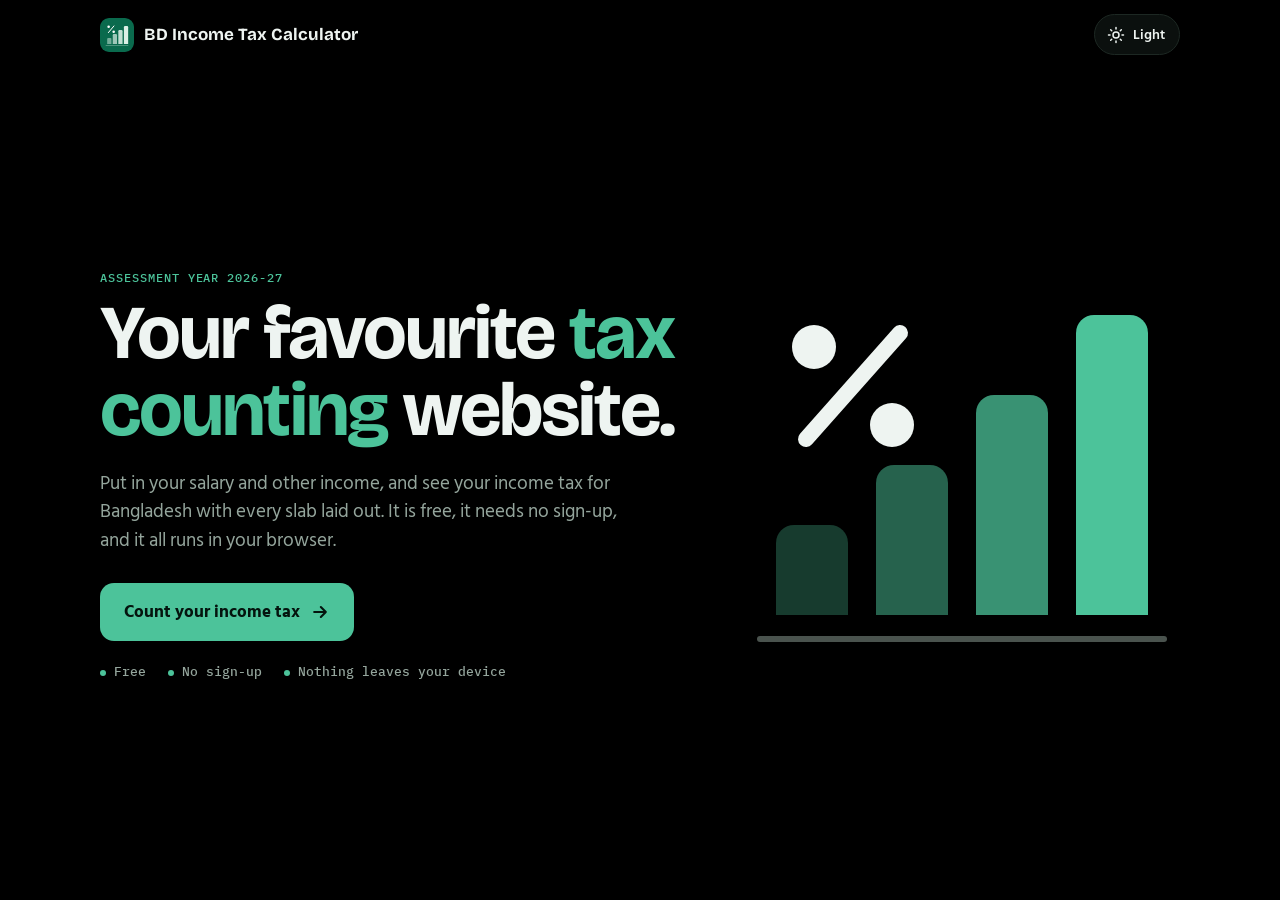
<file: index.html>
<!doctype html>
<html lang="en">
<head>
<meta charset="utf-8">
<meta name="viewport" content="width=device-width, initial-scale=1, viewport-fit=cover">
<title>BD Income Tax Calculator</title>
<meta name="description" content="Your favourite tax counting website. Free income tax calculator for Bangladesh, Assessment Year 2026-27.">
<link rel="preconnect" href="https://fonts.googleapis.com">
<link rel="preconnect" href="https://fonts.gstatic.com" crossorigin>
<link rel="stylesheet" href="https://fonts.googleapis.com/css2?family=Bricolage+Grotesque:wght@600;700&family=Hind+Siliguri:wght@400;500;600&family=IBM+Plex+Mono:wght@400;500&display=swap">
<link rel="icon" href="logo.svg" type="image/svg+xml">
<script>try{var t=localStorage.getItem('bdtax-theme');document.documentElement.setAttribute('data-theme',t==='light'?'light':'dark');}catch(e){document.documentElement.setAttribute('data-theme','dark');}</script>
<link rel="stylesheet" href="style.css">
</head>
<body>
<header class="top wrap">
  <a class="brand" href="index.html"><img src="logo.svg" alt="" width="34" height="34"><span>BD Income Tax Calculator</span></a>
  <button type="button" class="theme" id="themeBtn" aria-label="Switch to light theme">
    <svg class="i-sun" viewBox="0 0 24 24" fill="none" stroke="currentColor" stroke-width="2" stroke-linecap="round" aria-hidden="true"><circle cx="12" cy="12" r="4"/><path d="M12 2v2M12 20v2M4.9 4.9l1.4 1.4M17.7 17.7l1.4 1.4M2 12h2M20 12h2M4.9 19.1l1.4-1.4M17.7 6.3l1.4-1.4"/></svg>
    <svg class="i-moon" viewBox="0 0 24 24" fill="none" stroke="currentColor" stroke-width="2" stroke-linecap="round" stroke-linejoin="round" aria-hidden="true"><path d="M21 12.8A9 9 0 1 1 11.2 3a7 7 0 0 0 9.8 9.8z"/></svg>
    <span id="themeLabel">Light</span>
  </button>
</header>

<section class="intro full wrap">
  <div class="copy">
    <p class="eyebrow rise" style="--d:0">Assessment Year 2026-27</p>
    <h1><span class="w rise" style="--d:120">Your</span> <span class="w rise" style="--d:210">favourite</span> <em><span class="w rise" style="--d:300">tax</span> <span class="w rise" style="--d:390">counting</span></em> <span class="w rise" style="--d:480">website.</span></h1>
    <p class="lede rise" style="--d:700">Put in your salary and other income, and see your income tax for Bangladesh with every slab laid out. It is free, it needs no sign-up, and it all runs in your browser.</p>
    <a class="cta rise" style="--d:850" href="calculator.html">Count your income tax <svg viewBox="0 0 24 24" fill="none" stroke="currentColor" stroke-width="2.5" stroke-linecap="round" stroke-linejoin="round" aria-hidden="true"><path d="M5 12h14M13 6l6 6-6 6"/></svg></a>
    <ul class="points rise" style="--d:1000"><li>Free</li><li>No sign-up</li><li>Nothing leaves your device</li></ul>
  </div>
  <div class="art" aria-hidden="true">
    <svg viewBox="0 0 420 380" xmlns="http://www.w3.org/2000/svg">
      <g fill="var(--accent)">
        <g class="bar" style="--d:300"><path d="M24 330V258a18 18 0 0 1 18-18h36a18 18 0 0 1 18 18v72z" opacity=".3"/></g>
        <g class="bar" style="--d:440"><path d="M124 330V198a18 18 0 0 1 18-18h36a18 18 0 0 1 18 18v132z" opacity=".5"/></g>
        <g class="bar" style="--d:580"><path d="M224 330V128a18 18 0 0 1 18-18h36a18 18 0 0 1 18 18v202z" opacity=".75"/></g>
        <g class="bar" style="--d:720"><path d="M324 330V48a18 18 0 0 1 18-18h36a18 18 0 0 1 18 18v282z"/></g>
      </g>
      <g class="pct" style="--d:900" fill="var(--ink)" stroke="var(--ink)">
        <circle cx="62" cy="62" r="22" stroke="none"/>
        <circle cx="140" cy="140" r="22" stroke="none"/>
        <path d="M148 48L54 154" fill="none" stroke-width="16" stroke-linecap="round"/>
      </g>
      <path d="M8 354h404" stroke="var(--muted)" stroke-width="6" stroke-linecap="round" opacity=".5"/>
    </svg>
  </div>
</section>

<script src="theme.js"></script>
</body>
</html>
</file>
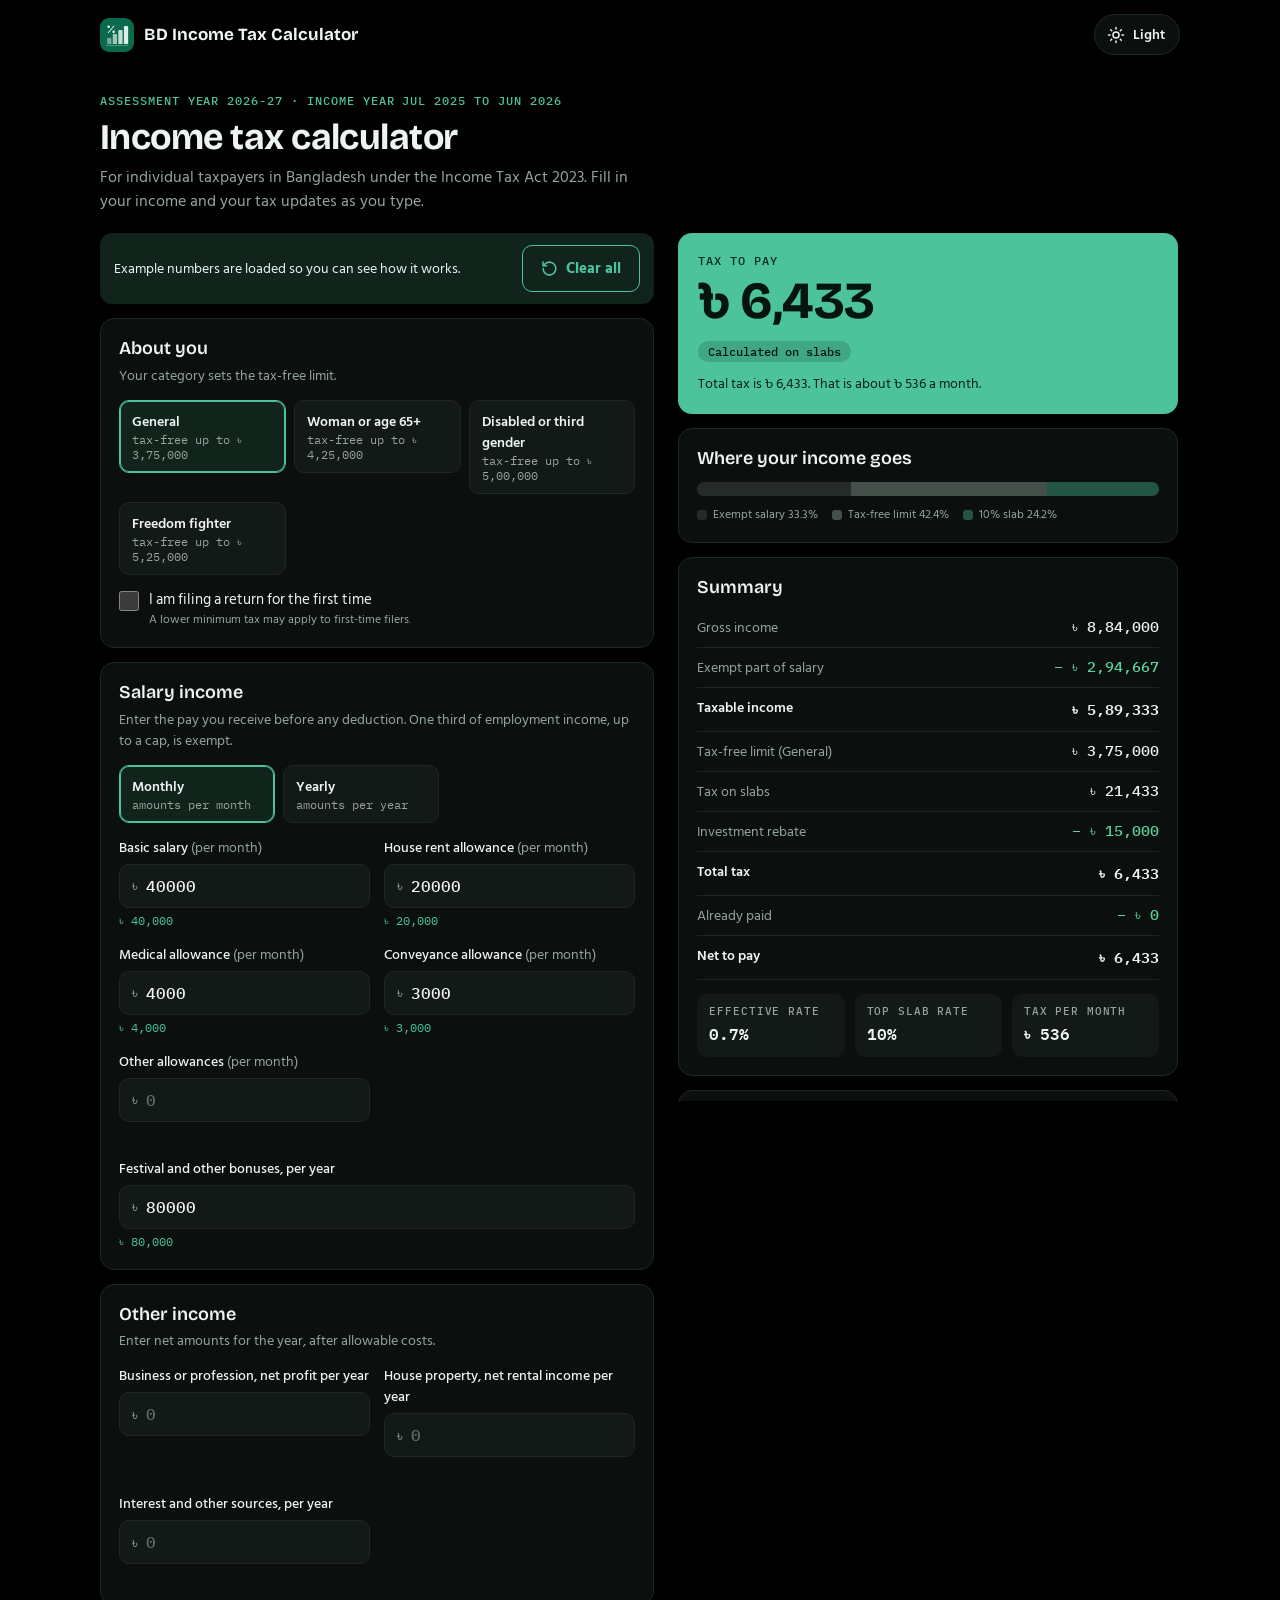
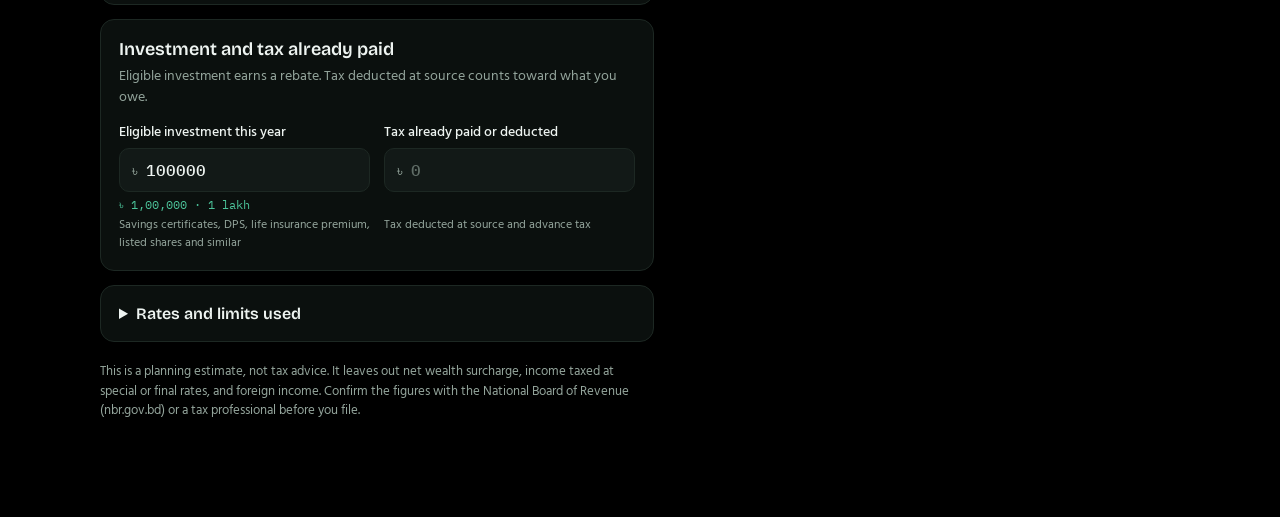
<file: calculator.html>
<!doctype html>
<html lang="en">
<head>
<meta charset="utf-8">
<meta name="viewport" content="width=device-width, initial-scale=1, viewport-fit=cover">
<title>Count Your Income Tax | BD Income Tax Calculator</title>
<meta name="description" content="Free income tax calculator for Bangladesh, Assessment Year 2026-27, under the Income Tax Act 2023.">
<link rel="preconnect" href="https://fonts.googleapis.com">
<link rel="preconnect" href="https://fonts.gstatic.com" crossorigin>
<link rel="stylesheet" href="https://fonts.googleapis.com/css2?family=Bricolage+Grotesque:wght@600;700&family=Hind+Siliguri:wght@400;500;600&family=IBM+Plex+Mono:wght@400;500&display=swap">
<link rel="icon" href="logo.svg" type="image/svg+xml">
<script>try{var t=localStorage.getItem('bdtax-theme');document.documentElement.setAttribute('data-theme',t==='light'?'light':'dark');}catch(e){document.documentElement.setAttribute('data-theme','dark');}</script>
<link rel="stylesheet" href="style.css">
</head>
<body>
<header class="top wrap">
  <a class="brand" href="index.html"><img src="logo.svg" alt="" width="34" height="34"><span>BD Income Tax Calculator</span></a>
  <button type="button" class="theme" id="themeBtn" aria-label="Switch to light theme">
    <svg class="i-sun" viewBox="0 0 24 24" fill="none" stroke="currentColor" stroke-width="2" stroke-linecap="round" aria-hidden="true"><circle cx="12" cy="12" r="4"/><path d="M12 2v2M12 20v2M4.9 4.9l1.4 1.4M17.7 17.7l1.4 1.4M2 12h2M20 12h2M4.9 19.1l1.4-1.4M17.7 6.3l1.4-1.4"/></svg>
    <svg class="i-moon" viewBox="0 0 24 24" fill="none" stroke="currentColor" stroke-width="2" stroke-linecap="round" stroke-linejoin="round" aria-hidden="true"><path d="M21 12.8A9 9 0 1 1 11.2 3a7 7 0 0 0 9.8 9.8z"/></svg>
    <span id="themeLabel">Light</span>
  </button>
</header>

<main class="wrap calc" id="calculator">
  <div class="calc-head">
    <p class="eyebrow">Assessment Year 2026-27 · Income year Jul 2025 to Jun 2026</p>
    <h2>Income tax calculator</h2>
    <p class="lede">For individual taxpayers in Bangladesh under the Income Tax Act 2023. Fill in your income and your tax updates as you type.</p>
  </div>

  <div class="grid">
    <form class="inputs" id="form" autocomplete="off">
      <div class="notice" id="exampleNote">
        <span id="exampleMsg">Example numbers are loaded so you can see how it works.</span>
        <button type="button" class="clear" id="clearBtn"><svg viewBox="0 0 24 24" fill="none" stroke="currentColor" stroke-width="2.2" stroke-linecap="round" stroke-linejoin="round" aria-hidden="true"><path d="M3 12a9 9 0 1 0 3-6.7L3 8"/><path d="M3 3v5h5"/></svg>Clear all</button>
      </div>

      <section class="card">
        <h2>About you</h2>
        <p class="sub">Your category sets the tax-free limit.</p>
        <div class="chips" id="cats"></div>
        <label class="check" for="first">
          <input type="checkbox" id="first">
          <span>I am filing a return for the first time<small>A lower minimum tax may apply to first-time filers.</small></span>
        </label>
      </section>

      <section class="card">
        <h2>Salary income</h2>
        <p class="sub">Enter the pay you receive before any deduction. One third of employment income, up to a cap, is exempt.</p>
        <div class="chips two" role="radiogroup" aria-label="Salary amounts are entered per">
          <label class="chip"><input type="radio" name="mode" value="monthly" checked><span class="box"><span class="t">Monthly</span><span class="s">amounts per month</span></span></label>
          <label class="chip"><input type="radio" name="mode" value="yearly"><span class="box"><span class="t">Yearly</span><span class="s">amounts per year</span></span></label>
        </div>
        <div class="fields" id="salaryFields"></div>
        <div class="fields" id="bonusFields" style="margin-top:14px"></div>
      </section>

      <section class="card">
        <h2>Other income</h2>
        <p class="sub">Enter net amounts for the year, after allowable costs.</p>
        <div class="fields" id="otherFields"></div>
      </section>

      <section class="card">
        <h2>Investment and tax already paid</h2>
        <p class="sub">Eligible investment earns a rebate. Tax deducted at source counts toward what you owe.</p>
        <div class="fields" id="rebateFields"></div>
      </section>

      <details class="card">
        <summary>Rates and limits used</summary>
        <p class="sub">These follow the figures reported for AY 2026-27. Items marked verify could not be confirmed, so check them against the latest NBR notice. You can edit any value.</p>
        <div id="rulesBox"></div>
        <div style="margin-top:16px"><button type="button" class="btn" id="rulesReset">Reset to defaults</button></div>
      </details>
    </form>

    <aside class="results" id="result" aria-live="polite">
      <div class="hero" id="payHero">
        <div class="mlabel" id="payLabel"></div>
        <div class="big" id="payAmount"></div>
        <span class="pill" id="payPill"></span>
        <p id="payNote"></p>
      </div>
      <section class="card">
        <h2>Where your income goes</h2>
        <div class="bar" id="bar" role="img" aria-label="Split of gross income across exempt, tax-free and taxed bands"></div>
        <div class="legend" id="legend"></div>
      </section>
      <section class="card">
        <h2>Summary</h2>
        <dl class="rows" id="rows"></dl>
        <div class="stats" id="stats"></div>
      </section>
      <section class="card">
        <h2>Slab breakdown</h2>
        <div class="tablewrap">
          <table>
            <thead><tr><th>Band (৳)</th><th class="num">Income in band</th><th class="num">Rate</th><th class="num">Tax</th></tr></thead>
            <tbody id="slabBody"></tbody>
          </table>
        </div>
      </section>
      <div class="actions">
        <button type="button" class="btn primary" id="pdfBtn">Download PDF</button>
        <button type="button" class="btn" id="copyBtn">Copy summary</button>
      </div>
    </aside>
  </div>

  <p class="foot">This is a planning estimate, not tax advice. It leaves out net wealth surcharge, income taxed at special or final rates, and foreign income. Confirm the figures with the National Board of Revenue (nbr.gov.bd) or a tax professional before you file.</p>
</main>

<div class="dock" id="dock" hidden>
  <div>
    <div class="mlabel">Tax to pay</div>
    <div class="amt" id="dockAmt">৳ 0</div>
  </div>
  <button type="button" class="btn primary" id="dockBtn">See breakdown</button>
</div>
<div class="toast" id="toast" role="status"></div>

<script src="vendor/jspdf.umd.min.js"></script>
<script src="tax.js"></script>
<script src="pdf.js"></script>
<script src="theme.js"></script>
<script src="app.js"></script>
</body>
</html>
</file>
<file: style.css>
/* Black by default, with a light option. The theme lives on <html data-theme="light|dark">. */
:root {
  color-scheme: dark;
  padding-top: env(safe-area-inset-top, 0px);
  padding-bottom: env(safe-area-inset-bottom, 0px);
  --bg: #000000;
  --surface: #0B100E;
  --surface-2: #121917;
  --ink: #EEF4F1;
  --muted: #94A59C;
  --line: #1D2823;
  --accent: #4CC39A;
  --accent-hover: #7BE3BF;
  --accent-ink: #04140E;
  --accent-soft: #10241C;
  --good: #5FD39B;
  --display: "Bricolage Grotesque", "Hind Siliguri", system-ui, sans-serif;
  --body: "Hind Siliguri", system-ui, -apple-system, "Segoe UI", sans-serif;
  --mono: "IBM Plex Mono", ui-monospace, Menlo, Consolas, monospace;
}
:root[data-theme="light"] {
  color-scheme: light;
  --bg: #F1F5F2;
  --surface: #FFFFFF;
  --surface-2: #F6F9F7;
  --ink: #13201A;
  --muted: #58695F;
  --line: #D7E0DA;
  --accent: #0A6A4D;
  --accent-hover: #0D8A63;
  --accent-ink: #FFFFFF;
  --accent-soft: #DCEFE6;
  --good: #17794A;
}
body { margin: 0; }
[hidden] { display: none !important; }
html { scroll-behavior: smooth; }
@media (prefers-reduced-motion: reduce) { html { scroll-behavior: auto; } }

* { box-sizing: border-box; }
body {
  background: var(--bg);
  color: var(--ink);
  font: 400 16px/1.5 var(--body);
  padding-block: 0;
  padding-left: max(16px, env(safe-area-inset-left, 0px));
  padding-right: max(16px, env(safe-area-inset-right, 0px));
}
.wrap { max-width: 1080px; margin: 0 auto; }
.eyebrow { font: 500 12px/1.4 var(--mono); letter-spacing: .08em; text-transform: uppercase; color: var(--accent); margin: 0 0 8px; }
.lede { color: var(--muted); margin: 0; max-width: 62ch; }

.grid { display: grid; grid-template-columns: minmax(0, 1fr); gap: 16px; margin-top: 20px; }
@media (min-width: 920px) {
  .grid { grid-template-columns: minmax(0, 1.05fr) minmax(0, .95fr); gap: 24px; align-items: start; }
  .results { position: sticky; top: 16px; max-height: calc(100dvh - 32px); overflow: auto; padding-right: 2px; }
  .dock { display: none !important; }
}

.inputs, .results { display: flex; flex-direction: column; gap: 14px; min-width: 0; }
.card { background: var(--surface); border: 1px solid var(--line); border-radius: 14px; padding: 18px; min-width: 0; }
.card h2 { font: 600 18px/1.3 var(--display); margin: 0 0 4px; }
.card .sub { color: var(--muted); font-size: 14px; margin: 0 0 14px; }

.fields { display: grid; grid-template-columns: repeat(auto-fit, minmax(min(100%, 220px), 1fr)); gap: 14px; }
.field { min-width: 0; }
.field > label { display: block; font-size: 14px; font-weight: 500; margin-bottom: 6px; }
.per { color: var(--muted); font-weight: 400; }
.money { display: flex; align-items: center; background: var(--surface-2); border: 1px solid var(--line); border-radius: 10px; }
.money:focus-within { border-color: var(--accent); box-shadow: 0 0 0 3px var(--accent-soft); }
.cur { color: var(--muted); font: 500 15px var(--mono); padding-left: 12px; }
.cur.suf { padding: 0 12px 0 0; }
.money input { flex: 1; min-width: 0; border: 0; background: transparent; color: var(--ink); font: 500 16px var(--mono); padding: 11px 12px 11px 8px; outline: none; font-variant-numeric: tabular-nums; }
.money input::placeholder { color: var(--muted); opacity: .6; }
.hint { display: block; min-height: 18px; font: 400 12px/1.5 var(--mono); color: var(--accent); margin-top: 4px; }
.tip { display: block; font-size: 12px; color: var(--muted); margin-top: 2px; }

.chips { display: grid; grid-template-columns: repeat(auto-fit, minmax(min(100%, 150px), 1fr)); gap: 8px; }
.chip { position: relative; display: block; }
.chip input { position: absolute; opacity: 0; pointer-events: none; }
.chip .box { display: block; border: 1px solid var(--line); border-radius: 10px; background: var(--surface-2); padding: 10px 12px; cursor: pointer; }
.chip input:checked + .box { border-color: var(--accent); background: var(--accent-soft); box-shadow: inset 0 0 0 1px var(--accent); }
.chip input:focus-visible + .box { outline: 2px solid var(--accent); outline-offset: 2px; }
.chip .t { display: block; font-size: 14px; font-weight: 600; }
.chip .s { display: block; font: 400 12px var(--mono); color: var(--muted); }
.chips.two { grid-template-columns: repeat(2, minmax(0, 1fr)); max-width: 320px; margin-bottom: 14px; }

.check { display: flex; gap: 10px; align-items: flex-start; margin-top: 14px; cursor: pointer; font-size: 15px; }
.check input { width: 20px; height: 20px; margin: 2px 0 0; accent-color: var(--accent); flex: none; }
.check small { display: block; color: var(--muted); font-size: 12px; }

.notice { display: flex; flex-wrap: wrap; gap: 6px 12px; align-items: center; justify-content: space-between; background: var(--accent-soft); border-radius: 12px; padding: 10px 14px; font-size: 14px; }
.btn { font: 600 14px var(--body); color: var(--ink); background: var(--surface); border: 1px solid var(--line); border-radius: 10px; padding: 9px 14px; cursor: pointer; }
.btn.primary { background: var(--accent); border-color: var(--accent); color: var(--accent-ink); }
.link { background: none; border: 0; padding: 4px; color: var(--accent); font: 600 14px var(--body); text-decoration: underline; cursor: pointer; }
button:focus-visible, summary:focus-visible { outline: 2px solid var(--accent); outline-offset: 2px; }

details.card summary { cursor: pointer; font: 600 16px var(--display); }
details.card[open] summary { margin-bottom: 8px; }
.rgroup { margin-top: 16px; display: grid; gap: 10px; }
.rgroup h3 { font: 500 12px var(--mono); letter-spacing: .06em; text-transform: uppercase; color: var(--muted); margin: 0; }

.hero { background: var(--accent); color: var(--accent-ink); border-radius: 14px; padding: 20px; }
.mlabel { font: 500 12px var(--mono); letter-spacing: .08em; text-transform: uppercase; opacity: .85; }
.big { font: 700 clamp(36px, 9vw, 52px)/1.05 var(--display); margin: 6px 0 10px; letter-spacing: -.01em; overflow-wrap: anywhere; }
.pill { display: inline-block; font: 500 12px var(--mono); padding: 3px 10px; border-radius: 99px; background: color-mix(in srgb, var(--accent-ink) 16%, transparent); }
.hero p { margin: 10px 0 0; font-size: 14px; opacity: .92; }

.bar { display: flex; height: 14px; border-radius: 99px; overflow: hidden; background: var(--line); margin-top: 12px; }
.bar i { display: block; height: 100%; min-width: 0; }
.legend { display: flex; flex-wrap: wrap; gap: 6px 14px; margin-top: 10px; font-size: 12px; color: var(--muted); }
.legend span { display: inline-flex; align-items: center; gap: 6px; }
.legend b { width: 10px; height: 10px; border-radius: 3px; display: inline-block; }

.rows { margin: 8px 0 0; }
.row { display: flex; justify-content: space-between; gap: 12px; padding: 9px 0; border-bottom: 1px solid var(--line); }
.row dt { color: var(--muted); font-size: 14px; min-width: 0; }
.row dd { margin: 0; font: 500 15px var(--mono); text-align: right; font-variant-numeric: tabular-nums; white-space: nowrap; }
.row.total dt { color: var(--ink); font-weight: 600; }
.row.total dd { font-weight: 600; }
.row.cut dd { color: var(--good); }
.stats { display: grid; grid-template-columns: repeat(auto-fit, minmax(120px, 1fr)); gap: 10px; margin-top: 14px; }
.stat { background: var(--surface-2); border-radius: 10px; padding: 10px 12px; }
.stat .mlabel { color: var(--muted); opacity: 1; font-size: 11px; }
.stat div:last-child { font: 600 16px var(--mono); margin-top: 2px; }

.tablewrap { overflow-x: auto; margin-top: 8px; }
table { width: 100%; min-width: 440px; border-collapse: collapse; font-size: 13px; }
th { font: 500 11px var(--mono); letter-spacing: .06em; text-transform: uppercase; color: var(--muted); text-align: left; padding: 8px 6px; border-bottom: 1px solid var(--line); white-space: nowrap; }
th.num, td.num { text-align: right; }
td { padding: 8px 6px; border-bottom: 1px solid var(--line); font-variant-numeric: tabular-nums; }
td.num { font-family: var(--mono); white-space: nowrap; }
tr.zero td { color: var(--muted); }
.actions { display: flex; flex-wrap: wrap; gap: 10px; }

.foot { color: var(--muted); font-size: 13px; margin: 20px 0 0; max-width: 78ch; }

.dock { position: fixed; left: 0; right: 0; bottom: 0; z-index: 20; display: flex; align-items: center; justify-content: space-between; gap: 12px; background: var(--surface); border-top: 1px solid var(--line); box-shadow: 0 -6px 20px color-mix(in srgb, var(--ink) 8%, transparent); padding: 10px max(16px, env(safe-area-inset-right, 0px)) calc(10px + env(safe-area-inset-bottom, 0px)) max(16px, env(safe-area-inset-left, 0px)); }
.dock .mlabel { color: var(--muted); opacity: 1; font-size: 11px; }
.dock .amt { font: 700 22px/1.1 var(--display); }
.toast { position: fixed; left: 50%; transform: translateX(-50%); bottom: calc(24px + env(safe-area-inset-bottom, 0px)); background: var(--ink); color: var(--bg); padding: 8px 16px; border-radius: 99px; font-size: 14px; opacity: 0; pointer-events: none; transition: opacity .2s; z-index: 30; max-width: calc(100% - 32px); }
.toast.show { opacity: 1; }
@media (max-width: 919px) { .toast { bottom: calc(88px + env(safe-area-inset-bottom, 0px)); } }
@media (prefers-reduced-motion: reduce) { .toast { transition: none; } }

/* top bar */
.top { display: flex; align-items: center; justify-content: space-between; gap: 12px; padding-block: 14px; }
.brand { display: inline-flex; align-items: center; gap: 10px; color: var(--ink); text-decoration: none; font: 700 17px var(--display); min-width: 0; }
.brand img { width: 34px; height: 34px; border-radius: 9px; flex: none; display: block; }
.brand span { overflow: hidden; text-overflow: ellipsis; white-space: nowrap; }
.theme { display: inline-flex; align-items: center; gap: 8px; font: 600 14px var(--body); color: var(--ink); background: var(--surface); border: 1px solid var(--line); border-radius: 99px; padding: 8px 14px 8px 12px; cursor: pointer; flex: none; }
.theme:hover { border-color: var(--accent); }
.theme:focus-visible { outline: 2px solid var(--accent); outline-offset: 2px; }
.theme svg { width: 18px; height: 18px; flex: none; display: block; }
.theme .i-moon { display: none; }
:root[data-theme="light"] .theme .i-sun { display: none; }
:root[data-theme="light"] .theme .i-moon { display: block; }

/* hero */
.intro { display: grid; grid-template-columns: minmax(0, 1fr); gap: 40px; align-items: center; padding-block: clamp(36px, 8vw, 88px) clamp(48px, 9vw, 104px); }
@media (min-width: 860px) { .intro { grid-template-columns: minmax(0, 1.15fr) minmax(0, .85fr); gap: 56px; } }
.intro h1 { font: 700 clamp(40px, 7.4vw, 76px)/1.02 var(--display); letter-spacing: -.025em; margin: 0 0 20px; text-wrap: balance; }
.intro h1 em { font-style: normal; color: var(--accent); }
.intro .lede { font-size: clamp(16px, 2vw, 19px); max-width: 52ch; margin: 0 0 28px; }
.cta { display: inline-flex; align-items: center; gap: 10px; background: var(--accent); color: var(--accent-ink); font: 700 17px var(--body); padding: 15px 24px; border-radius: 14px; text-decoration: none; transition: transform .15s, box-shadow .15s; }
.cta:focus-visible { outline: 2px solid var(--ink); outline-offset: 3px; }
.cta svg { width: 20px; height: 20px; flex: none; }
@media (prefers-reduced-motion: reduce) { .cta { transition: none; } .cta:hover { transform: none; } }
.points { display: flex; flex-wrap: wrap; gap: 8px 22px; list-style: none; margin: 22px 0 0; padding: 0; font: 500 13px var(--mono); color: var(--muted); }
.points li::before { content: ""; display: inline-block; width: 6px; height: 6px; border-radius: 50%; background: var(--accent); margin-right: 8px; vertical-align: middle; }
.art { width: 100%; max-width: 420px; justify-self: center; }
.art svg { width: 100%; height: auto; display: block; }

/* calculator section */
.calc { padding-block: 24px 96px; scroll-margin-top: 8px; }
.calc-head { margin-bottom: 4px; }
.calc-head h2 { font: 700 clamp(26px, 4vw, 36px)/1.1 var(--display); letter-spacing: -.015em; margin: 0 0 8px; text-wrap: balance; }
@media (max-width: 859px) { .art { max-width: 260px; justify-self: start; } }

/* landing page fills the first screen */
.intro.full { min-height: calc(100dvh - 72px); }
.intro .w { display: inline-block; }

/* hero entrance. fill-mode is "backwards" so the end state is the normal style and hover still works */
@keyframes rise { from { opacity: 0; transform: translateY(24px); } to { opacity: 1; transform: none; } }
@keyframes grow { from { transform: scaleY(0); } to { transform: scaleY(1); } }
@keyframes pop { from { opacity: 0; transform: scale(.4); } to { opacity: 1; transform: none; } }
.rise { animation: rise .75s cubic-bezier(.2, .7, .2, 1) backwards; animation-delay: calc(var(--d, 0) * 1ms); }
.bar { transform-box: fill-box; transform-origin: 50% 100%; animation: grow .9s cubic-bezier(.2, .8, .2, 1) backwards; animation-delay: calc(var(--d, 0) * 1ms); }
.pct { transform-box: fill-box; transform-origin: 50% 50%; animation: pop .6s cubic-bezier(.3, 1.4, .5, 1) backwards; animation-delay: calc(var(--d, 0) * 1ms); }
@media (prefers-reduced-motion: reduce) { .rise, .bar, .pct { animation: none; } }

/* Clear all */
.notice { gap: 10px 14px; padding: 12px 14px; }
.clear { display: inline-flex; align-items: center; justify-content: center; gap: 8px; font: 700 15px var(--body); color: var(--accent); background: transparent; border: 1.5px solid var(--accent); border-radius: 10px; padding: 10px 18px; cursor: pointer; flex: none; }
.clear svg { width: 17px; height: 17px; flex: none; }
.clear:focus-visible { outline: 2px solid var(--accent); outline-offset: 2px; }
@media (max-width: 480px) { .notice .clear { width: 100%; } }

/* hover and press states: brighter and clearly clickable */
.cta, .btn, .theme, .clear, .chip .box { transition: background-color .15s, color .15s, border-color .15s, box-shadow .15s, transform .15s; }
.cta svg { transition: transform .2s; }
@media (hover: hover) {
  .cta:hover { background: var(--accent-hover); transform: translateY(-3px); box-shadow: 0 12px 32px color-mix(in srgb, var(--accent) 45%, transparent); }
  .cta:hover svg { transform: translateX(4px); }
  .btn:hover { border-color: var(--accent); background: var(--surface-2); }
  .btn.primary:hover { background: var(--accent-hover); border-color: var(--accent-hover); transform: translateY(-1px); box-shadow: 0 6px 18px color-mix(in srgb, var(--accent) 35%, transparent); }
  .clear:hover { background: var(--accent); color: var(--accent-ink); }
  .theme:hover { background: var(--surface-2); }
  .chip .box:hover { border-color: var(--accent); }
}
.cta:active, .btn:active, .clear:active { transform: translateY(0) scale(.98); }
@media (prefers-reduced-motion: reduce) { .cta, .btn, .theme, .clear, .chip .box, .cta svg { transition: none; } .cta:hover, .btn.primary:hover { transform: none; } }

/* small phones */
@media (max-width: 420px) {
  .brand { font-size: 15px; gap: 8px; }
  .brand img { width: 30px; height: 30px; }
  .theme { padding: 7px 12px 7px 10px; }
  .card { padding: 16px; }
}
</file>
